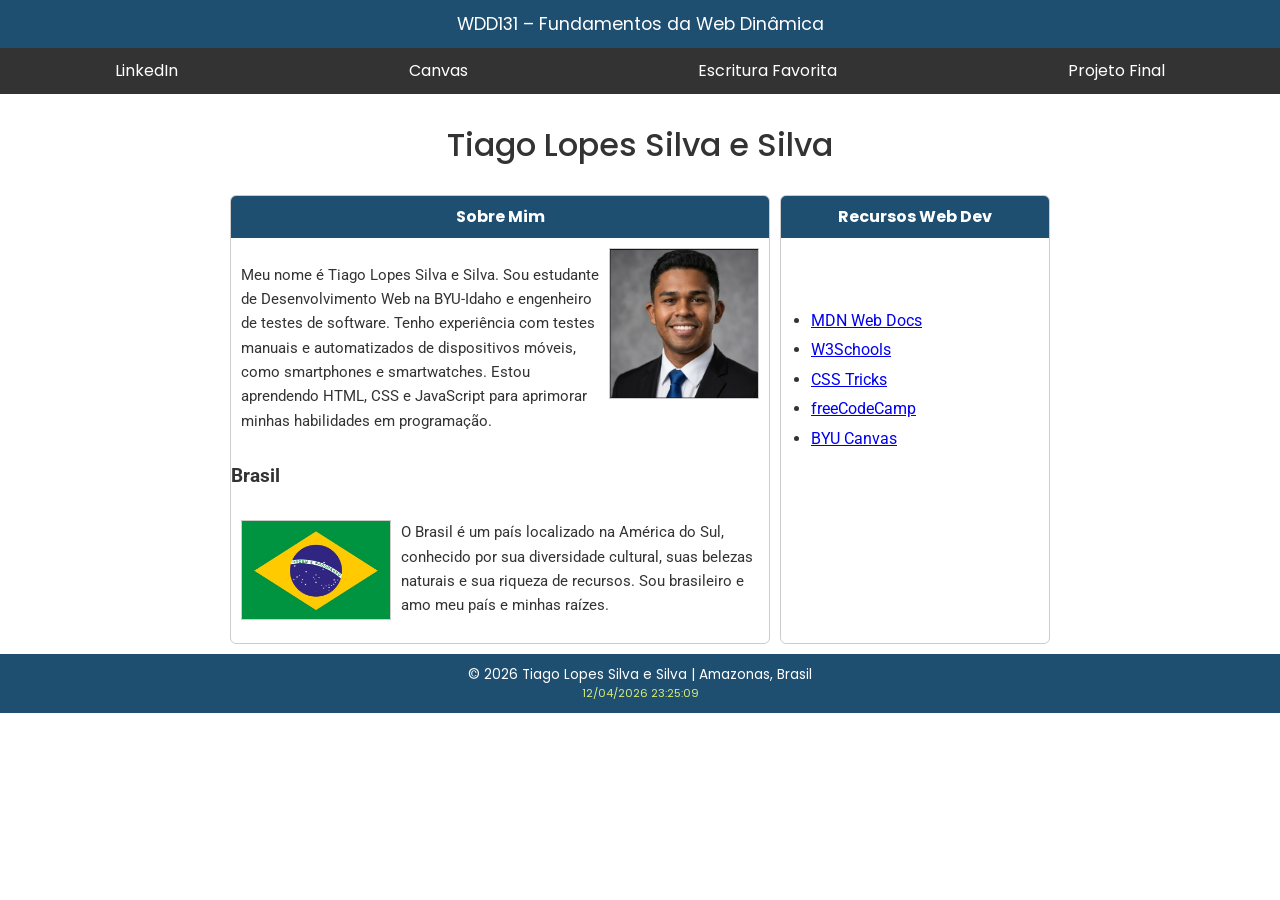
<file: index.html>
<!DOCTYPE html>
<html lang="pt">
<head>
    <meta charset="UTF-8">
    <meta name="viewport" content="width=device-width, initial-scale=1.0">
    <title>WDD 131 – Fundamentos da Web Dinâmica - Tiago Silva</title>
    <meta name="description" content="Página inicial de Tiago Lopes Silva e Silva desenvolvida para registrar o progresso e projetos no curso WDD 131 – Fundamentos da Web Dinâmica da BYU-Idaho">
    <meta name="author" content="Tiago Lopes Silva e Silva">
    <link rel="stylesheet" href="estilos/base.css">
    <script src="scripts/obterdatas.js" defer></script>
    <link href="https://fonts.googleapis.com/css2?family=Poppins:wght@400;500;600;700&family=Roboto:wght@400;500;700&display=swap" rel="stylesheet">   
    <link rel="preconnect" href="https://fonts.googleapis.com">
    <link rel="preconnect" href="https://fonts.gstatic.com" crossorigin>
    
</head>
<body>
    <header>
        <span id="titulo-curso">WDD131 – Fundamentos da Web Dinâmica</span>

        <nav>
            <a href="https://www.linkedin.com/">LinkedIn</a>
            <a href="https://byupw.instructure.com/">Canvas</a>
            <a href="https://www.churchofjesuschrist.org/study/scriptures/dc-testament/dc/123?lang=por&id=p17#p17">
                Escritura Favorita
            </a>
            <a href="#">Projeto Final</a>
        </nav>
    </header>

    <main>
     <h1>Tiago Lopes Silva e Silva</h1>

    <section class="card">
        <h2>Sobre Mim</h2>

        <img src="imagens/tiago.jpg" alt="Foto de Tiago Lopes Silva e Silva" width="200">

        <p>
            Meu nome é Tiago Lopes Silva e Silva. Sou estudante de
            Desenvolvimento Web na BYU-Idaho e engenheiro de testes
            de software. Tenho experiência com testes manuais e
            automatizados de dispositivos móveis, como smartphones
            e smartwatches. Estou aprendendo HTML, CSS e JavaScript
            para aprimorar minhas habilidades em programação.
        </p>

        <h3>Brasil</h3>

        <img src="imagens/bandeiradobrasil.jpg" alt="Bandeira do Brasil" width="200">

        <p>
            O Brasil é um país localizado na América do Sul,
            conhecido por sua diversidade cultural, suas belezas
            naturais e sua riqueza de recursos. Sou brasileiro
            e amo meu país e minhas raízes.
        </p>
    </section>

    <section class="card">
        <h2>Recursos Web Dev</h2>

        <ul>
            <li>
                <a href="https://developer.mozilla.org/pt-BR/">
                    MDN Web Docs
                </a>
            </li>

            <li>
                <a href="https://www.w3schools.com/">
                    W3Schools
                </a>
            </li>

            <li>
                <a href="https://css-tricks.com/">
                    CSS Tricks
                </a>
            </li>

            <li>
                <a href="https://www.freecodecamp.org/">
                    freeCodeCamp
                </a>
            </li>

            <li>
                <a href="https://byupw.instructure.com/">
                    BYU Canvas
                </a>
            </li>
        </ul>
    </section>
    </main>
    <footer>
        <p>
            &copy; <span id="anoatual"></span> 
            Tiago Lopes Silva e Silva | Amazonas, Brasil
        </p>

        <p id="ultimaModificacao"></p>
    </footer>
</body>
</html>
</file>
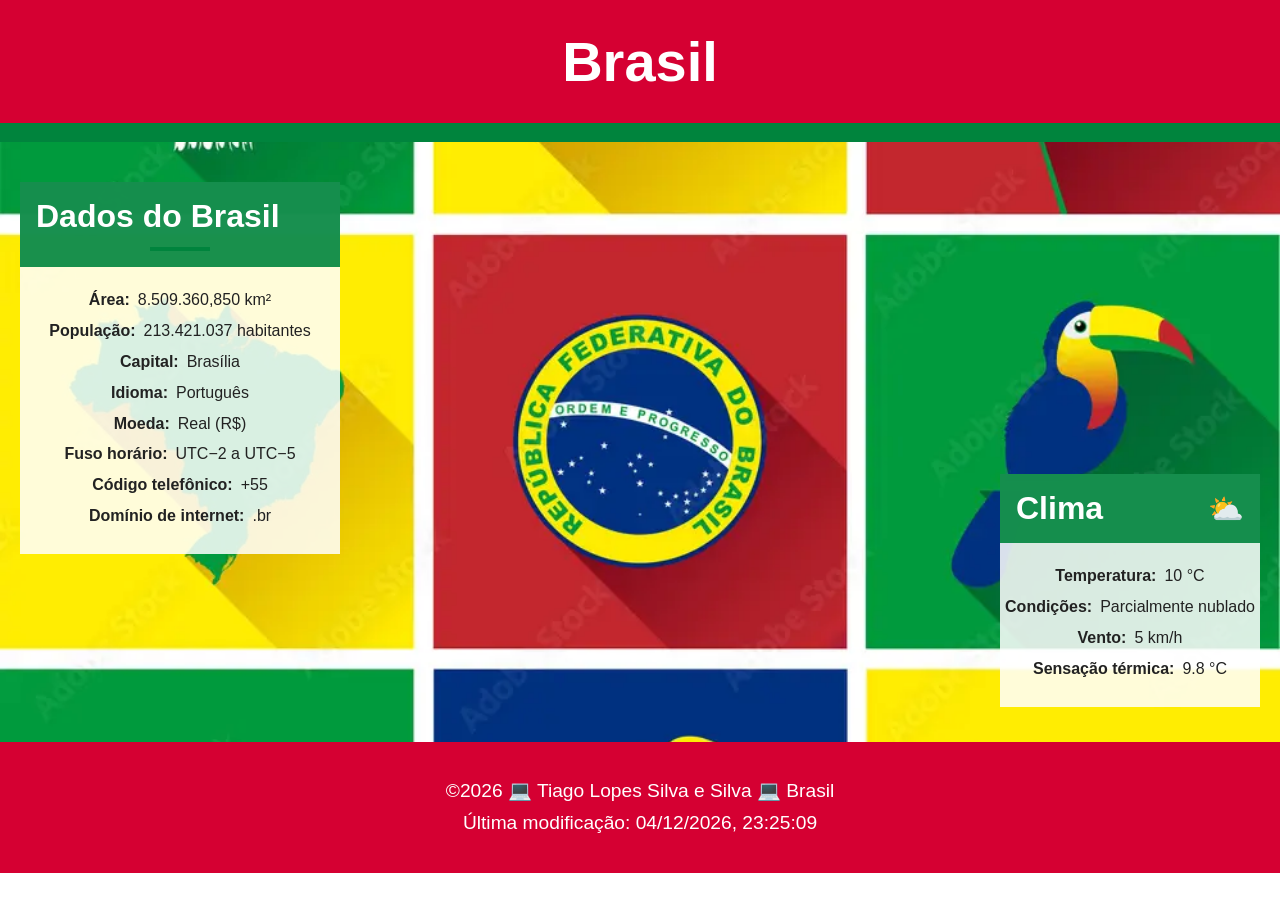
<file: local.html>
<!DOCTYPE html>
<html lang="pt-BR">

<head>
    <meta charset="UTF-8">
    <meta name="viewport" content="width=device-width, initial-scale=1.0">

    <meta name="description" content="Descobrindo o Brasil, cultura, idioma, clima entre outras características.">
    <meta name="author" content="Tiago Lopes Silva e Silva">

    <title>Brazil | Place</title>

    <link rel="stylesheet" href="estilos/local.css">
    <link rel="stylesheet" href="estilos/local-grande.css" media="(min-width: 1000px)">

    <script src="scripts/local.js" defer></script>
</head>

<body>

    <header>
        <h1>Brasil</h1>
    </header>

    <main>

        <div class="hero">
            <picture>
                <source
                    media="(min-width: 1000px)"
                    srcset="imagens/brazil-grande.webp">

                <source
                    media="(min-width: 550px)"
                    srcset="imagens/brasil.webp">

                <img
                    src="imagens/brasil-pequeno.webp"
                    alt="Street art in Rio de Janeiro, Brazil"
                    class="hero-image"
                    fetchpriority="high">
            </picture>
        </div>

        <section class="data">
            <h2>Dados do Brasil</h2>

            <div class="data-content">
                <p><strong>Área:</strong> <span>8.509.360,850 km²</span></p>
                <p><strong>População:</strong> <span>213.421.037 habitantes</span></p>
                <p><strong>Capital:</strong> <span>Brasília</span></p>
                <p><strong>Idioma:</strong> <span>Português</span></p>
                <p><strong>Moeda:</strong> <span>Real (R$)</span></p>
                <p><strong>Fuso horário:</strong> <span>UTC−2 a UTC−5</span></p>
                <p><strong>Código telefônico:</strong> <span>+55</span></p>
                <p><strong>Domínio de internet:</strong> <span>.br</span></p>
            </div>
        </section>

        <section class="weather">

            <h2>
                Clima
                <span class="weather-emoji" aria-hidden="true">⛅</span>

                <img
                    src="imagens/nublado.svg"
                    alt="Partly cloudy"
                    class="weather-icon"
                    width="100"
                    height="100">
            </h2>

            <div class="weather-content">
                <p><strong>Temperatura:</strong> <span>10 °C</span></p>
                <p><strong>Condições:</strong> <span>Parcialmente nublado</span></p>
                <p><strong>Vento:</strong> <span>5 km/h</span></p>

                <p>
                    <strong>Sensação térmica:</strong>
                    <span id="sensacao-termica">--</span>
                </p>
            </div>

        </section>

    </main>

    <footer>
        <p>
            &copy;<span id="current-year"></span>
            💻 Tiago Lopes Silva e Silva 💻 Brasil
        </p>

        <p>
            Última modificação:
            <span id="last-modified"></span>
        </p>
    </footer>

</body>
</html>
</file>
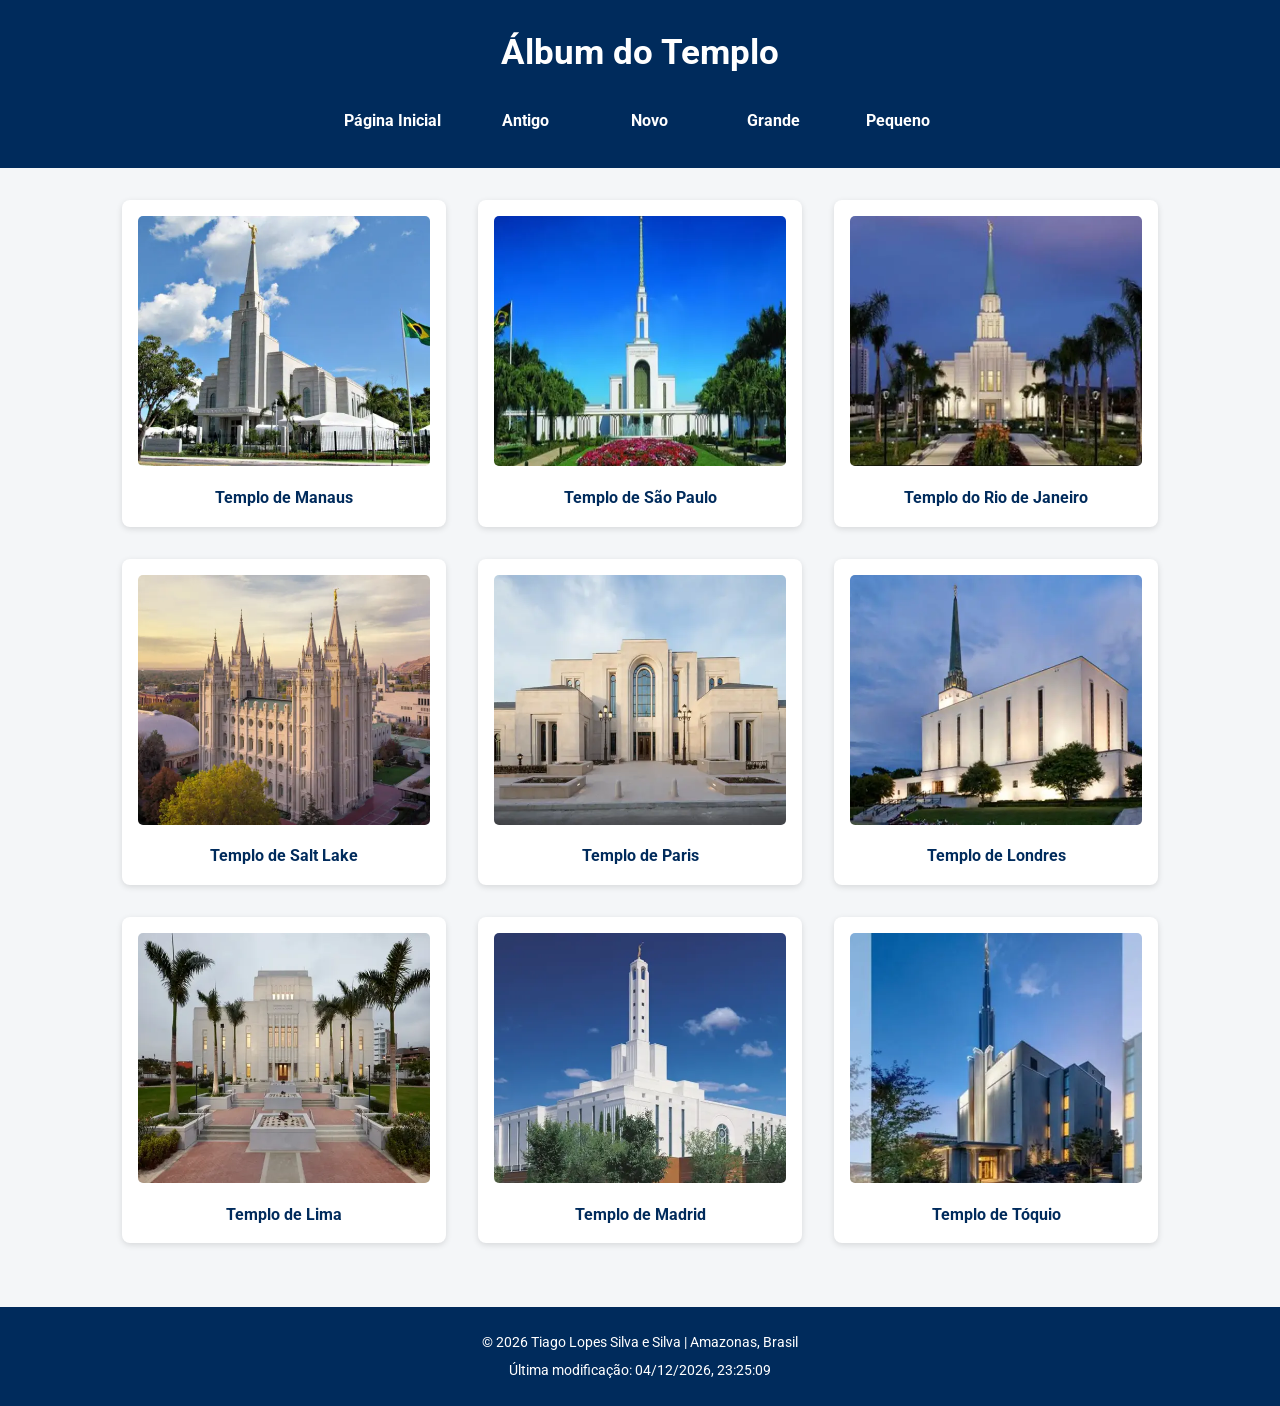
<file: templos.html>
<!DOCTYPE html>
<html lang="pt">
<head>
    <meta charset="UTF-8">
    <meta name="viewport" content="width=device-width, initial-scale=1.0">
    <title>Album de Templos</title>
    <meta name="description" content="Album de Templos de A Igreja de Jesus Cristo Dos Santos dos Últimos Dias. Projeto do curso WDD 131 – Fundamentos da Web Dinâmica da BYU-Idaho.">
    <meta name="author" content="Tiago Lopes Silva e Silva">
    <link rel="stylesheet" href="estilos/templos.css">
    <link rel="stylesheet" href="estilos/templos-grandes.css">
    <script src="scripts/templos.js" defer></script>
   <link rel="preconnect" href="https://fonts.googleapis.com">
    <link rel="preconnect" href="https://fonts.gstatic.com" crossorigin>
    <link href="https://fonts.googleapis.com/css2?family=Roboto&display=swap" rel="stylesheet">
</head>
<body>
    <header>
    <h1>Álbum do Templo</h1>

    <button class="menu-toggle" id="menu-toggle"
        aria-label="Abrir menu de navegação"
        aria-expanded="false">
        ☰
    </button>

    <nav id="nav-menu">
        <a href="index.html">Página Inicial</a>
        <a href="#">Antigo</a>
        <a href="#">Novo</a>
        <a href="#">Grande</a>
        <a href="#">Pequeno</a>
    </nav>
</header>
    <main>
    <figure>
        <img src="imagens/templo-manaus.webp" alt="Templo de Manaus">
        <figcaption>Templo de Manaus</figcaption>
    </figure>

    <figure>
        <img src="imagens/templo-sao-paulo.webp" alt="Templo de São Paulo">
        <figcaption>Templo de São Paulo</figcaption>
    </figure>

    <figure>
        <img src="imagens/templo-rio.webp" alt="Templo do Rio de Janeiro">
        <figcaption>Templo do Rio de Janeiro</figcaption>
    </figure>

    <figure>
        <img src="imagens/templo-salt-lake.webp" alt="Templo de Salt Lake">
        <figcaption>Templo de Salt Lake</figcaption>
    </figure>

    <figure>
        <img src="imagens/templo-paris.webp" alt="Templo de Paris">
        <figcaption>Templo de Paris</figcaption>
    </figure>

    <figure>
        <img src="imagens/templo-londres.webp" alt="Templo de Londres">
        <figcaption>Templo de Londres</figcaption>
    </figure>

    <figure>
        <img src="imagens/templo-lima.webp" alt="Templo de Lima">
        <figcaption>Templo de Lima</figcaption>
    </figure>

    <figure>
        <img src="imagens/templo-madrid.webp" alt="Templo de Madrid">
        <figcaption>Templo de Madrid</figcaption>
    </figure>

    <figure>
        <img src="imagens/templo-toquio.webp" alt="Templo de Tóquio">
        <figcaption>Templo de Tóquio</figcaption>
    </figure>
    </main>
    <footer>
         <p>
            &copy; <span id="anoatual"></span>
            Tiago Lopes Silva e Silva | Amazonas, Brasil
        </p>

        <p id="ultimaModificacao"></p>
    </footer>
</body>
</html>
</file>
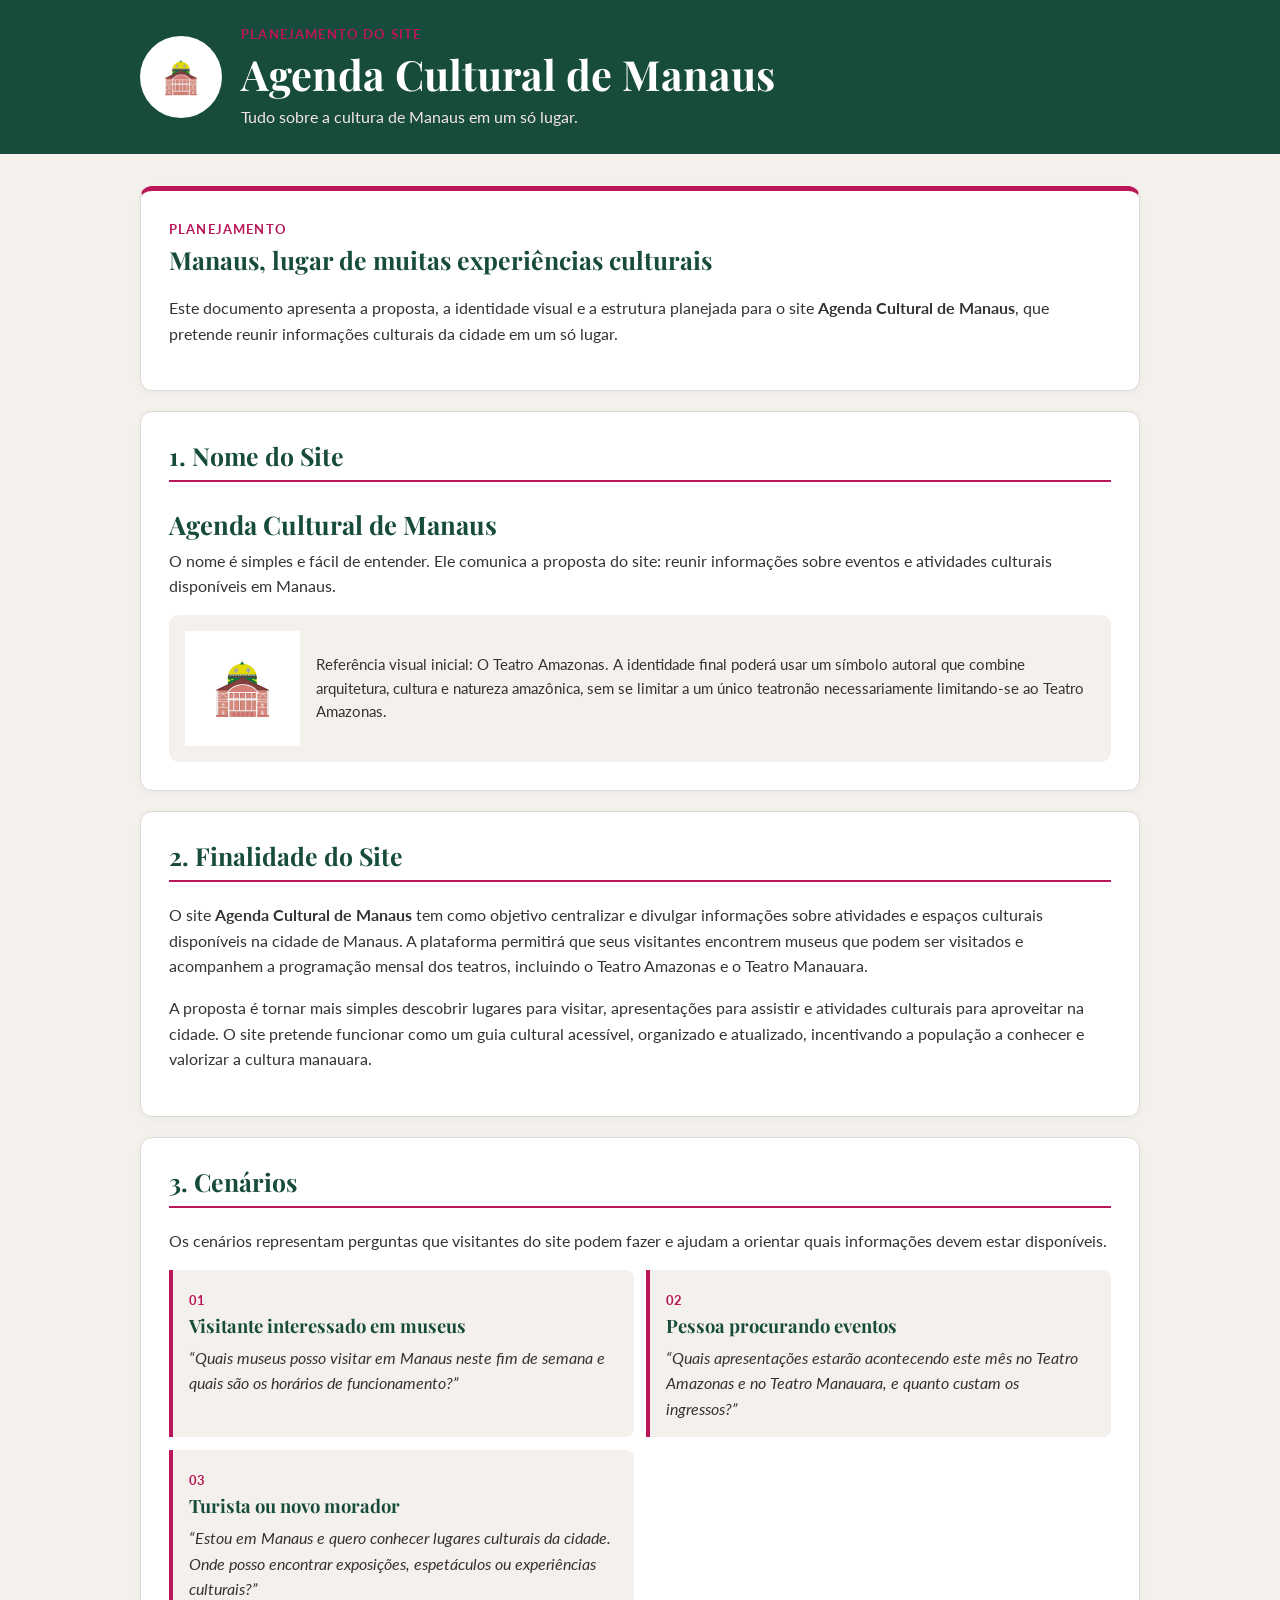
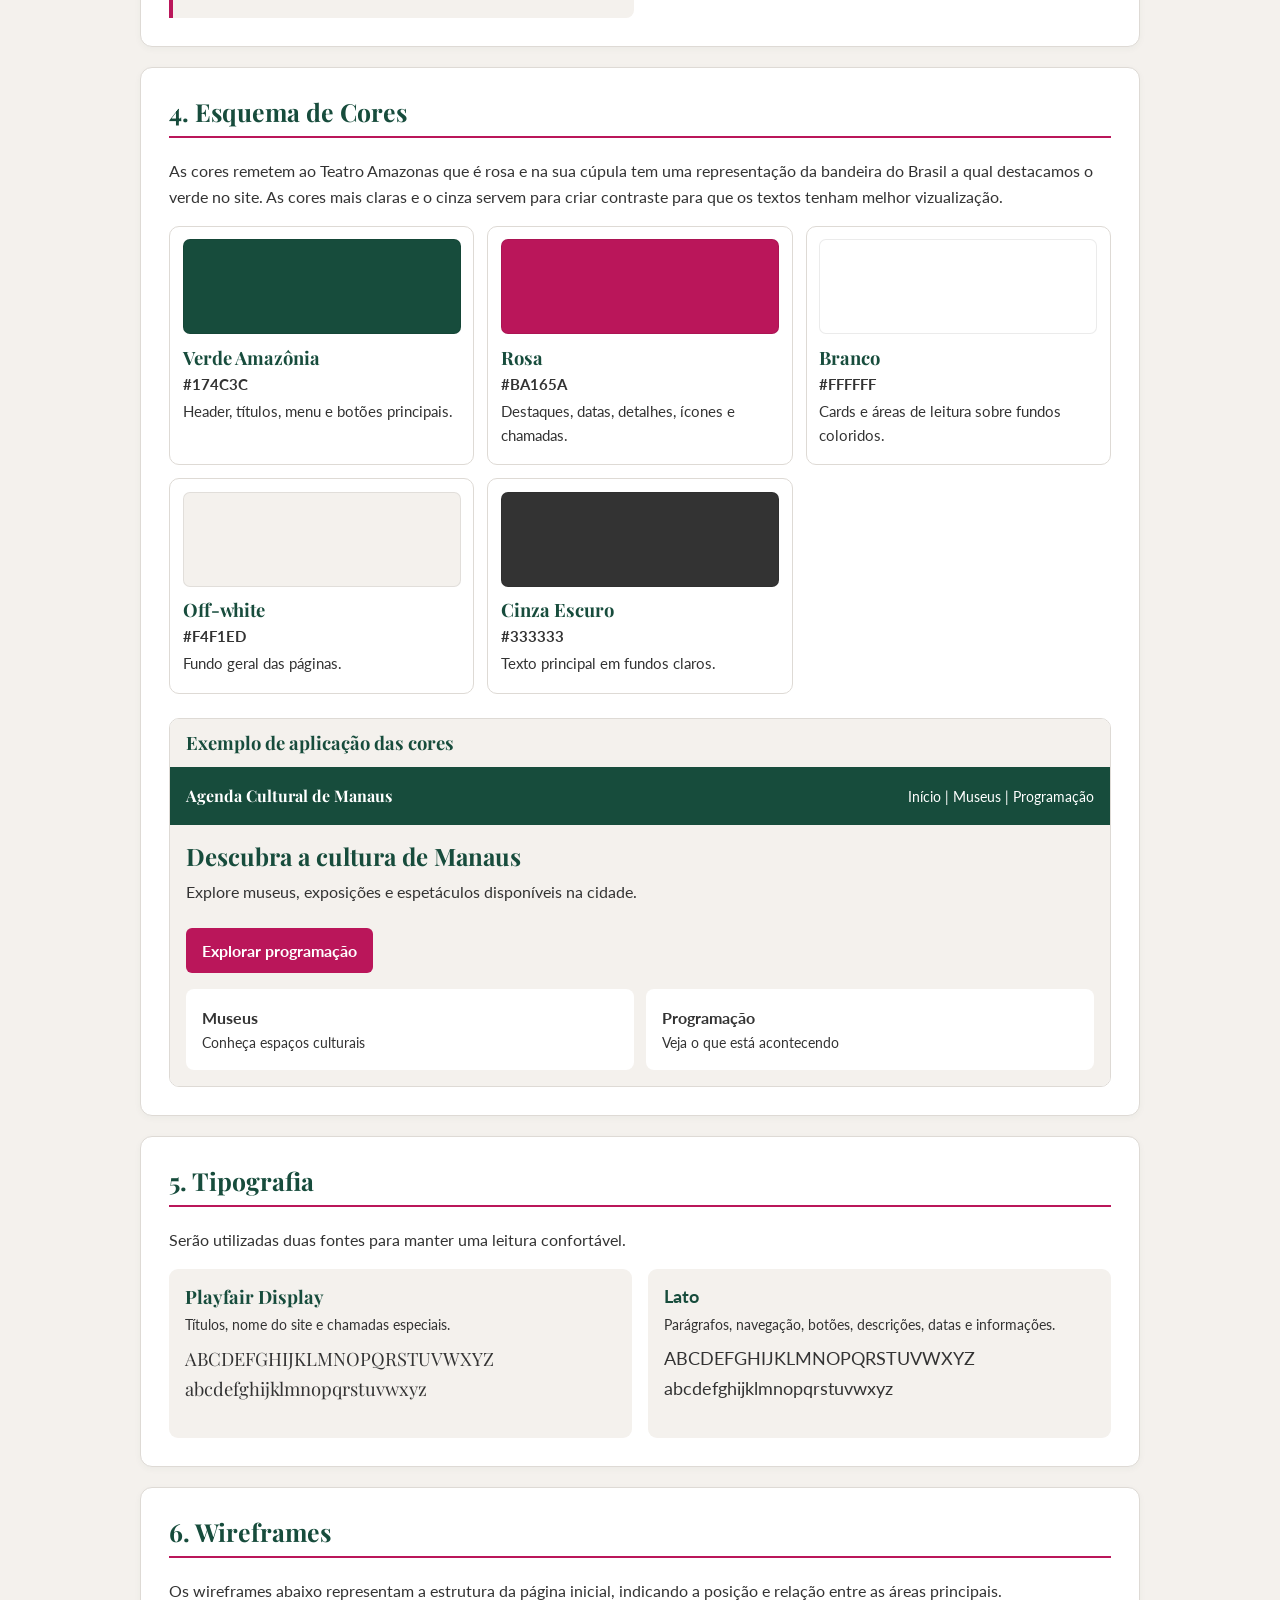
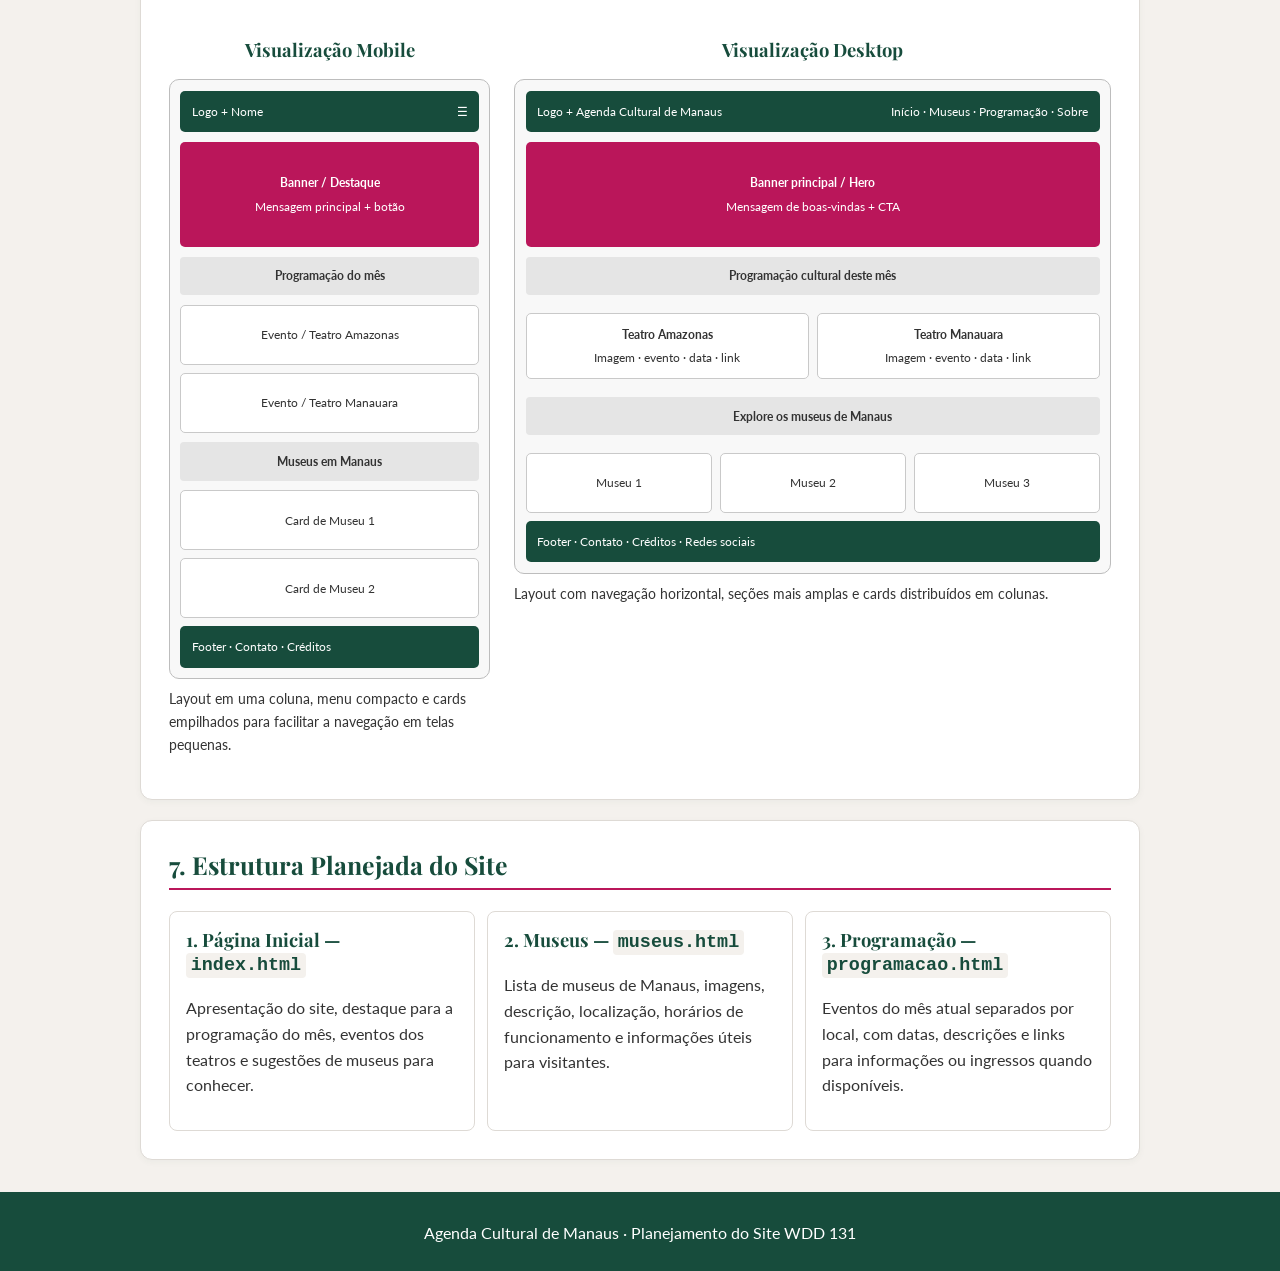
<file: projeto/planejamentodosite.html>
<!DOCTYPE html>
<html lang="pt-br">
<head>
    <meta charset="UTF-8">
    <meta name="viewport" content="width=device-width, initial-scale=1.0">
    <meta name="description" content="Documento de planejamento do site Agenda Cultural de Manaus, projeto desenvolvido para o WDD 131.">
    <meta name="author" content="Tiago Lopes Silva e Silva">
    <title>Planejamento do Site | Agenda Cultural de Manaus</title>
    <link rel="preconnect" href="https://fonts.googleapis.com">
<link rel="preconnect" href="https://fonts.gstatic.com" crossorigin>
<link rel="stylesheet" href="estilos/planejamento.css">
<link href="https://fonts.googleapis.com/css2?family=Lato:wght@400;700&family=Playfair+Display:wght@500;600;700&display=swap" rel="stylesheet">
</head>
<body>
    <header class="site-header">
        <div class="header-content">
            <img src="imagens/teatro_amazonas.png" alt="Ilustração simplificada do Teatro Amazonas, referência para a identidade visual" class="logo-reference">
            <div>
                <p class="eyebrow">Planejamento do Site</p>
                <h1>Agenda Cultural de Manaus</h1>
                <p class="tagline">Tudo sobre a cultura de Manaus em um só lugar.</p>
            </div>
        </div>
    </header>


    <main>
        <section class="intro section-card" aria-labelledby="intro-title">
            <p class="eyebrow">Planejamento</p>
            <h2 id="intro-title">Manaus, lugar de muitas experiências culturais</h2>
            <p>Este documento apresenta a proposta, a identidade visual e a estrutura planejada para o site <strong>Agenda Cultural de Manaus</strong>, que pretende reunir informações culturais da cidade em um só lugar.</p>
        </section>

        <section class="section-card" id="nome-site">
            <h2>1. Nome do Site</h2>
            <h3 class="site-name">Agenda Cultural de Manaus</h3>
            <p>O nome é simples e fácil de entender. Ele comunica a proposta do site: reunir informações sobre eventos e atividades culturais disponíveis em Manaus. </p>
            <figure class="logo-idea">
                <img src="imagens/teatro_amazonas.png" alt="Ilustração do Teatro Amazonas utilizada como inspiração">
                <figcaption>Referência visual inicial: O Teatro Amazonas. A identidade final poderá usar um símbolo autoral que combine arquitetura, cultura e natureza amazônica, sem se limitar a um único teatronão necessariamente limitando-se ao Teatro Amazonas.</figcaption>
            </figure>
        </section>


        <section class="section-card" id="finalidade">
            <h2>2. Finalidade do Site</h2>
            <p>O site <strong>Agenda Cultural de Manaus</strong> tem como objetivo centralizar e divulgar informações sobre atividades e espaços culturais disponíveis na cidade de Manaus. A plataforma permitirá que seus visitantes encontrem museus que podem ser visitados e acompanhem a programação mensal dos teatros, incluindo o Teatro Amazonas e o Teatro Manauara.</p>
            <p>A proposta é tornar mais simples descobrir lugares para visitar, apresentações para assistir e atividades culturais para aproveitar na cidade. O site pretende funcionar como um guia cultural acessível, organizado e atualizado, incentivando a população a conhecer e valorizar a cultura manauara.</p>
        </section>

        <section class="section-card" id="cenarios">
            <h2>3. Cenários</h2>
            <p>Os cenários representam perguntas que visitantes do site podem fazer e ajudam a orientar quais informações devem estar disponíveis.</p>
            <div class="scenario-list">
                <article class="scenario">
                    <span class="scenario-number">01</span>
                    <h3>Visitante interessado em museus</h3>
                    <blockquote>“Quais museus posso visitar em Manaus neste fim de semana e quais são os horários de funcionamento?”</blockquote>
                </article>
                <article class="scenario">
                    <span class="scenario-number">02</span>
                    <h3>Pessoa procurando eventos</h3>
                    <blockquote>“Quais apresentações estarão acontecendo este mês no Teatro Amazonas e no Teatro Manauara, e quanto custam os ingressos?”</blockquote>
                </article>
                <article class="scenario">
                    <span class="scenario-number">03</span>
                    <h3>Turista ou novo morador</h3>
                    <blockquote>“Estou em Manaus e quero conhecer lugares culturais da cidade. Onde posso encontrar exposições, espetáculos ou experiências culturais?”</blockquote>
                </article>
                </div>
        </section>


        <section class="section-card" id="cores">
            <h2>4. Esquema de Cores</h2>
            <p>As cores remetem ao Teatro Amazonas que é rosa e na sua cúpula tem uma representação da bandeira do Brasil a qual destacamos o verde no site. As cores mais claras e o cinza servem para criar contraste para que os textos tenham melhor vizualização.</p>
            <div class="palette">
                <article class="color-swatch">
                    <div class="swatch green"></div>
                    <h3>Verde Amazônia</h3>
                    <p class="hex">#174C3C</p>
                    <p>Header, títulos, menu e botões principais.</p>
                </article>
                <article class="color-swatch">
                    <div class="swatch pink"></div>
                    <h3>Rosa</h3>
                    <p class="hex">#BA165A</p>
                    <p>Destaques, datas, detalhes, ícones e chamadas.</p>
                </article>
                <article class="color-swatch">
                    <div class="swatch white"></div>
                    <h3>Branco</h3>
                    <p class="hex">#FFFFFF</p>
                    <p>Cards e áreas de leitura sobre fundos coloridos.</p>
                </article>
                <article class="color-swatch">
                    <div class="swatch offwhite"></div>
                    <h3>Off-white</h3>
                    <p class="hex">#F4F1ED</p>
                    <p>Fundo geral das páginas.</p>
                </article>
                <article class="color-swatch">
                    <div class="swatch charcoal"></div>
                    <h3>Cinza Escuro</h3>
                    <p class="hex">#333333</p>
                    <p>Texto principal em fundos claros.</p>
                </article>
            </div>
            <div class="color-usage">
                <h3>Exemplo de aplicação das cores</h3>
                <div class="sample-header">
                    <span class="sample-brand">Agenda Cultural de Manaus</span>
                    <span class="sample-nav">Início | Museus | Programação</span>
                </div>
                <div class="sample-content">
                    <h4>Descubra a cultura de Manaus</h4>
                    <p>Explore museus, exposições e espetáculos disponíveis na cidade.</p>
                    <span class="sample-button">Explorar programação</span>
                    <div class="sample-cards">
                        <div class="sample-card"><strong>Museus</strong><span>Conheça espaços culturais</span></div>
                        <div class="sample-card"><strong>Programação</strong><span>Veja o que está acontecendo</span></div>
                    </div>
                </div>
            </div>
        </section>


        <section class="section-card" id="tipografia">
            <h2>5. Tipografia</h2>
            <p>Serão utilizadas duas fontes para manter uma leitura confortável.</p>
            <div class="font-samples">
                <article class="font-sample">
                    <h3 class="playfair-sample">Playfair Display</h3>
                    <p class="font-role">Títulos, nome do site e chamadas especiais.</p>
                    <p class="alphabet playfair-sample">ABCDEFGHIJKLMNOPQRSTUVWXYZ<br>abcdefghijklmnopqrstuvwxyz</p>
                </article>
                <article class="font-sample">
                    <h3 class="lato-sample">Lato</h3>
                    <p class="font-role">Parágrafos, navegação, botões, descrições, datas e informações.</p>
                    <p class="alphabet lato-sample">ABCDEFGHIJKLMNOPQRSTUVWXYZ<br>abcdefghijklmnopqrstuvwxyz</p>
                </article>
            </div>
        </section>


        <section class="section-card" id="wireframes">
            <h2>6. Wireframes</h2>
            <p>Os wireframes abaixo representam a estrutura da página inicial, indicando a posição e relação entre as áreas principais.</p>
            <div class="wireframe-layout">
                <article class="wireframe-panel mobile-panel">
                    <h3>Visualização Mobile</h3>
                    <div class="wireframe mobile-wireframe"  role="img" aria-label="Wireframe mobile da página inicial">
                        <div class="wf-header"><span>Logo + Nome</span><span class="wf-menu">☰</span></div>
                        <div class="wf-hero"><strong>Banner / Destaque</strong><span>Mensagem principal + botão</span></div>
                        <div class="wf-section-title">Programação do mês</div>
                        <div class="wf-event">Evento / Teatro Amazonas</div>
                        <div class="wf-event">Evento / Teatro Manauara</div>
                        <div class="wf-section-title">Museus em Manaus</div>
                        <div class="wf-museum">Card de Museu 1</div>
                        <div class="wf-museum">Card de Museu 2</div>
                        <div class="wf-footer">Footer · Contato · Créditos</div>
                    </div>
                    <p class="wireframe-caption">Layout em uma coluna, menu compacto e cards empilhados para facilitar a navegação em telas pequenas.</p>
                </article>
                <article class="wireframe-panel desktop-panel">
                    <h3>Visualização Desktop</h3>
                    <div class="wireframe desktop-wireframe" role="img" aria-label="Wireframe desktop da página inicial">
                        <div class="wf-header"><span>Logo + Agenda Cultural de Manaus</span><span class="wf-menu">Início · Museus · Programação · Sobre</span></div>
                        <div class="wf-hero"><strong>Banner principal / Hero</strong><span>Mensagem de boas-vindas + CTA</span></div>
                        <div class="wf-section-title">Programação cultural deste mês</div>
                        <div class="wf-two-columns">
                            <div class="wf-event"><strong>Teatro Amazonas</strong><span>Imagem · evento · data · link</span></div>
                            <div class="wf-event"><strong>Teatro Manauara</strong><span>Imagem · evento · data · link</span></div>
                        </div>
                        <div class="wf-section-title">Explore os museus de Manaus</div>
                        <div class="wf-three-columns">
                            <div class="wf-museum">Museu 1</div>
                            <div class="wf-museum">Museu 2</div>
                            <div class="wf-museum">Museu 3</div>
                        </div>
                        <div class="wf-footer">Footer · Contato · Créditos · Redes sociais</div>
                    </div>
                    <p class="wireframe-caption">Layout com navegação horizontal, seções mais amplas e cards distribuídos em colunas.</p>
                </article>
            </div>
        </section>


        <section class="section-card" id="estrutura">
            <h2>7. Estrutura Planejada do Site</h2>
            <div class="page-plan">
                <article>
                    <h3>1. Página Inicial — <code>index.html</code></h3>
                    <p>Apresentação do site, destaque para a programação do mês, eventos dos teatros e sugestões de museus para conhecer.</p>
                </article>
                <article>
                    <h3>2. Museus — <code>museus.html</code></h3>
                    <p>Lista de museus de Manaus, imagens, descrição, localização, horários de funcionamento e informações úteis para visitantes.</p>
                </article>
                <article>
                    <h3>3. Programação — <code>programacao.html</code></h3>
                    <p>Eventos do mês atual separados por local, com datas, descrições e links para informações ou ingressos quando disponíveis.</p>
                </article>
            </div>
            
        </section>
    </main>


    <footer class="site-footer">
        <p>Agenda Cultural de Manaus · Planejamento do Site WDD 131</p>
    </footer>
</body>
</html>
</file>
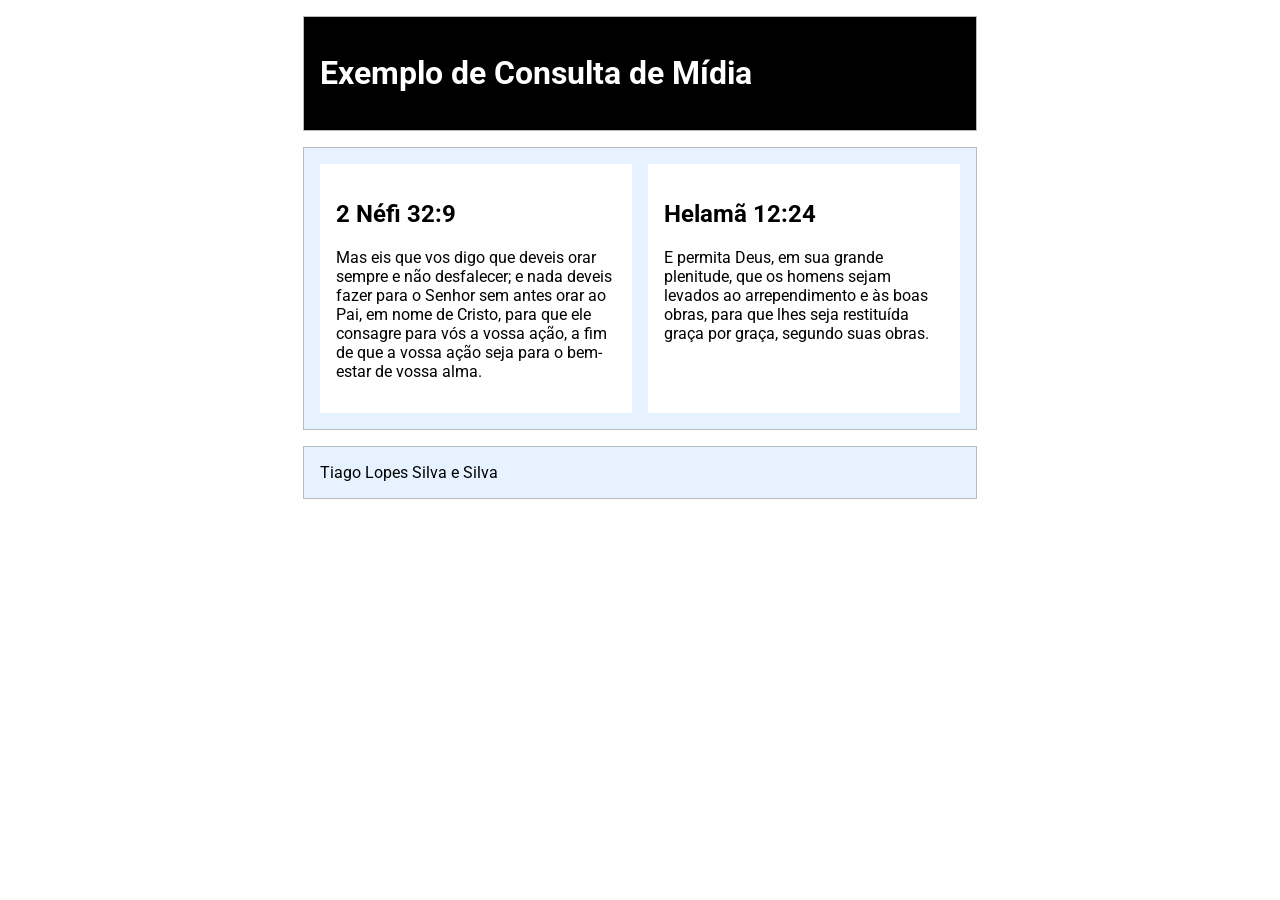
<file: semana02/consulta-de-midia.html>
<!DOCTYPE html>
<html lang="pt">
<head>
    <meta charset="UTF-8">
    <meta name="viewport" content="width=device-width, initial-scale=1.0">
    <title>Document</title>
    <meta name="description" content="Página inicial de Tiago Lopes Silva e Silva desenvolvida para registrar o progresso e projetos no curso WDD 131 – Fundamentos da Web Dinâmica da BYU-Idaho">
    <meta name="author" content="Tiago Lopes Silva e Silva">
    <link rel="stylesheet" href="estilos/consulta-de-midia.css">
    <link rel="stylesheet" href="estilos/consulta-de-midia-grande.css">
    <link href="https://fonts.googleapis.com/css2?family=Roboto&display=swap" rel="stylesheet">
    <link rel="preconnect" href="https://fonts.googleapis.com">
    <link rel="preconnect" href="https://fonts.gstatic.com" crossorigin>
</head>
<body>
    <header>
    <h1>Exemplo de Consulta de Mídia</h1>
    </header>
    <main>
    <section>
        <h2>2 Néfi 32:9</h2>
        <p>Mas eis que vos digo que deveis orar sempre e não desfalecer; e nada deveis fazer para o Senhor sem antes orar ao Pai, em nome de Cristo, para que ele consagre para vós a vossa ação, a fim de que a vossa ação seja para o bem-estar de vossa alma.</p>
    </section>
    <section>
        <h2>Helamã 12:24</h2>
        <p>E permita Deus, em sua grande plenitude, que os homens sejam levados ao arrependimento e às boas obras, para que lhes seja restituída graça por graça, segundo suas obras.</p>
    </section>
    </main>
    <footer>
        Tiago Lopes Silva e Silva
    </footer>
</body>
</html>
</file>
<file: estilos/base.css>
/* Variáveis CSS  */

:root {
    --primary-color: #1E4E70;
    --secondary-color: #D7ED79;
    --dark-color: #333333;
    --light-color: #FFFFFF;
    --border-color: #CCCCCC;

    --heading-font: 'Poppins', sans-serif;
    --paragraph-font: 'Roboto', sans-serif;
}


* {
    box-sizing: border-box;
}

body {
    margin: 0;
    font-family: var(--paragraph-font);
    color: var(--dark-color);
    background-color: var(--light-color);
    line-height: 1.6;
}

/* Header */
header {
    background-color: var(--primary-color);
    color: var(--light-color);
    text-align: center;
}

header span {
    display: block;
    padding: 10px;
    font-family: var(--heading-font);
    font-size: 1.1rem;
}

/* Navigation */
nav {
    display: flex;
    justify-content: space-around;
    background-color: var(--dark-color);
}

nav a {
    display: block;
    color: var(--light-color);
    text-decoration: none;
    font-family: var(--heading-font);
    padding: 10px 20px;
    }

nav a:hover {
    background-color: var(--secondary-color);
    color: var(--dark-color);
}


/* Main */
main {
    display: grid;
    grid-template-columns: 2fr 1fr;
    gap: 10px;

    max-width: 840px;
    margin: 0 auto;
    padding: 10px;
}

main h1 {
    grid-column: 1 / -1;

    text-align: center;
    font-family: var(--heading-font);
    font-size: 2rem;
    font-weight: 500;
    margin: 15px 0;
}

.card {
    border: 1px solid var(--border-color);
    border-radius: 6px;
    overflow: hidden;
    background-color: var(--light-color);
}

.card h2 {
    margin: 0;
    padding: 8px;
    background-color: var(--primary-color);
    color: var(--light-color);
    text-align: center;
    font-family: var(--heading-font);
    font-size: 1rem;
}

.card p {
    padding: 10px;
    font-size: 0.95rem;
}

.card img {
    max-width: 100%;
    height: auto;
    border: 1px solid var(--border-color);
    margin: 10px;
}

.card:first-of-type img:first-of-type {
    float: right;
    width: 150px;
}

.card:first-of-type img:nth-of-type(2) {
    float: left;
    width: 150px;
}

.card ul {
    margin-top: 70px;
    padding-left: 30px;
}

.card li {
    margin-bottom: 4px;
}

.card a {
    color: #0000EE;
}

.card a:hover {
    color: var(--primary-color);
}

/* Footer */
footer {
    background-color: var(--primary-color);
    color: var(--light-color);
    text-align: center;
    padding: 10px;
    font-family: var(--heading-font);
}

footer p {
    margin: 0;
    font-size: 0.85rem;
}

footer p:last-child {
    color: var(--secondary-color);
    font-size: 0.7rem;
}

@media screen and (max-width: 600px) {
    nav {
        flex-direction: column;
    }

    nav a {
        width: 100%;
        text-align: center;
    }

    main {
        grid-template-columns: 1fr;
    }

    main h1 {
        font-size: 1.5rem;
    }

    .card:first-of-type img:first-of-type {
        width: 120px;
    }

    .card:first-of-type img:nth-of-type(2) {
        width: 120px;
    }
}
</file>
<file: estilos/local.css>
/* GENERAL SETTINGS */
/* ROOT VARIABLES */

:root {
    --cor-vermelha: #d50032;
    --cor-verde: #00843d;
    --cor-texto: #222;
    --cor-fundo: #fff;
}

* {
    margin: 0;
    padding: 0;
    box-sizing: border-box;
}

body {
    font-family: Arial, sans-serif;
    color: var(--cor-texto);
    background-color: var(--cor-fundo);
}

/* HEADER */

header {
    background-color: var(--cor-vermelha);
    color: #fff;
    text-align: center;
    padding: 1.5rem 1rem;
    border-bottom: 1rem solid var(--cor-verde);
}

header h1 {
    font-size: 2rem;
}

/* MAIN IMAGE */

.hero {
    width: 100%;
}

.hero picture {
    display: block;
}

.hero-image {
    display: block;
    width: 100%;
    height: auto;
}

/* DATA SECTION */

.data {
    padding: 1.5rem 1rem;
    text-align: center;
    border-bottom: 1px solid #eee;
}

.data h2,
.weather h2 {
    font-size: 2rem;
    margin-bottom: 2rem;
}

.data-content p,
.weather-content p {
    display: flex;
    justify-content: center;
    gap: 0.5rem;
    margin-bottom: 0.8rem;
    font-size: 1.1rem;
}

.data-content strong,
.weather-content strong {
    text-align: right;
}

.data-content span,
.weather-content span {
    text-align: left;
}

/* WEATHER SECTION */

.weather {
    padding: 1.5rem 1rem;
    text-align: center;
}

.weather h2 {
    margin-bottom: 1.5rem;
}

.weather-icon {
    display: block;
    width: 100px;
    height: 100px;
    margin: 1rem auto 2rem;
}

.weather-emoji {
    display: none;
}

/* FOOTER */

footer {
    background-color: var(--cor-vermelha);
    color: #fff;
    text-align: center;
    padding: 1.5rem 1rem;
    font-size: 1rem;
    line-height: 1.5;
}

footer p {
    margin: 0.2rem 0;
}
/* PSEUDO-ELEMENT */

.data h2::after {
    content: "";
    display: block;
    width: 60px;
    height: 4px;
    background-color: var(--cor-verde);
    margin: 0.8rem auto 0;
}
</file>
<file: estilos/local-grande.css>
/* LARGE SCREEN SETTINGS */

@media screen and (min-width: 1000px) {

    /* HEADER */

    header {
        padding: 1.8rem;
        border-bottom: 1.2rem solid #00843d;
    }

    header h1 {
        font-size: 3.5rem;
    }

    /* MAIN */

    main {
        position: relative;
        min-height: 600px;
    }

    /* MAIN IMAGE */

    .hero {
        position: absolute;
        inset: 0;
        width: 100%;
        height: 100%;
    }

    .hero picture {
        display: block;
        width: 100%;
        height: 100%;
    }

    .hero-image {
        width: 100%;
        height: 100%;
        object-fit: cover;
    }

    /* DATA */

    .data {
        position: absolute;
        top: 40px;
        left: 20px;
        width: 320px;
        padding: 0 0 1rem;
        background-color: rgba(255, 255, 255, 0.85);
        text-align: center;
        border: none;
    }

    .data h2,
    .weather h2 {
        background-color: rgba(0, 132, 61, 0.9);
        color: #fff;
        text-align: left;
        padding: 1rem;
        margin: 0 0 1.5rem;
        font-size: 2rem;
    }

    .data-content p,
    .weather-content p {
        font-size: 1rem;
        margin-bottom: 0.8rem;
    }

    /* WEATHER */

    .weather {
        position: absolute;
        right: 20px;
        bottom: 35px;
        width: 260px;
        padding: 0 0 1rem;
        background-color: rgba(255, 255, 255, 0.85);
        text-align: center;
    }

    .weather h2 {
        display: flex;
        align-items: center;
        justify-content: space-between;
    }

    .weather-icon {
        display: none;
    }

    .weather-emoji {
        display: inline;
        font-size: 1.8rem;
    }

    /* FOOTER */

    footer {
        padding: 2rem 1rem;
        font-size: 1.2rem;
    }
}
</file>
<file: estilos/templos.css>
* {
    margin: 0;
    padding: 0;
    box-sizing: border-box;
}

body {
    font-family: "Roboto", sans-serif;
    background-color: #f4f6f8;
    color: #222;
    line-height: 1.6;
}

header {
    background-color: #002b5c;
    color: #ffffff;
    text-align: center;
    padding: 1.5rem 1rem;
}

header h1 {
    font-size: 1.8rem;
    margin-bottom: 1rem;
}

.menu-toggle {
    display: block;
    margin: 0 auto 1rem;
    padding: 0.4rem 1rem;

    background-color: transparent;
    color: #ffffff;

    border: 2px solid #ffffff;
    border-radius: 5px;

    font-size: 1.8rem;
    cursor: pointer;
}

/* -----------------------------------
   MENU DE NAVEGAÇÃO MOBILE
----------------------------------- */

nav {
    display: none;
    flex-direction: column;
    align-items: center;
    gap: 0.5rem;
}

/* Exibir menu quando o botão for clicado */

nav.show {
    display: flex;
}

nav a {
    display: block;
    width: 100%;
    max-width: 250px;
    padding: 0.7rem;
    color: #ffffff;
    text-decoration: none;
    font-weight: bold;
    border-radius: 5px;
    transition: background-color 0.3s ease;
}

nav a:hover {
    background-color: #ffffff;
    color: #002b5c;
}

main {
    max-width: 1100px;
    margin: 0 auto;
    padding: 1.5rem 1rem;

    display: grid;
    grid-template-columns: 1fr;
    gap: 1.5rem;
}

main h1 {
    grid-column: 1 / -1;
    text-align: center;
    color: #002b5c;
    font-size: 1.7rem;
    margin-bottom: 1.5rem;
}

figure {
    background-color: #ffffff;
    padding: 1rem;
    text-align: center;
    border-radius: 8px;
    box-shadow: 0 2px 6px rgba(0, 0, 0, 0.12);
}

figure img {
    width: 100%;
    height: 200px;
    object-fit: cover;
    border-radius: 5px;
}

figcaption {
    color: #002b5c;
    font-weight: bold;
    margin-top: 0.7rem;
}

footer {
    background-color: #002b5c;
    color: #ffffff;
    text-align: center;
    padding: 1.2rem 1rem;
    margin-top: 2rem;
    font-size: 0.9rem;
}

footer p {
    margin: 0.3rem 0;
}
</file>
<file: estilos/templos-grandes.css>
/* -----------------------------------
   TABLETS E TELAS MAIORES
----------------------------------- */

@media screen and (min-width: 768px) {

    header {
        padding: 1.5rem;
    }

    header h1 {
        font-size: 2.2rem;
    }

    /* Esconder botão hambúrguer */
    .menu-toggle {
        display: none;
    }

    /* Navegação horizontal */
    nav {
        display: flex;
        flex-direction: row;
        justify-content: center;
        gap: 1.5rem;
    }

    nav a {
        width: auto;
        min-width: 100px;
    }

    main {
        grid-template-columns: repeat(2, 1fr);
        padding: 2rem;
    }

    main h1 {
        font-size: 2rem;
    }

    figure img {
        height: 230px;
    }
}

/* -----------------------------------
   DESKTOP
----------------------------------- */

@media screen and (min-width: 1024px) {

    main {
        grid-template-columns: repeat(3, 1fr);
        gap: 2rem;
    }

    figure img {
        height: 250px;
    }
}
</file>
<file: projeto/estilos/planejamento.css>
/* COLOR SCHEME
   Verde Amazônia: #174C3C
   Rosa: #BA165A
   Branco: #FFFFFF
   Off-white: #F4F1ED
   Cinza: #333333
*/

:root {
    --green: #174C3C;
    --pink: #BA165A;
    --white: #FFFFFF;
    --offwhite: #F4F1ED;
    --charcoal: #333333;
    --light-gray: #D9D9D9;
    --border: #DEDAD5;
}


* {
    box-sizing: border-box;
}


body {
    margin: 0;
    background-color: var(--offwhite);
    color: var(--charcoal);
    font-family: "Lato", Arial, sans-serif;
    line-height: 1.6;
}


h1, h2, h3, h4 {
    color: var(--green);
    font-family: "Playfair Display", Georgia, serif;
    line-height: 1.25;
}


h1 {
    margin: 0;
    font-size: 2rem;
}


h2 {
    margin-top: 0;
    padding-bottom: .55rem;
    border-bottom: 2px solid var(--pink);
    font-size: 1.55rem;
}


h3 {
    font-size: 1.15rem;
}


p {
    margin-top: .5rem;
}


.site-header {
    background-color: var(--green);
    color: var(--white);
    padding: 1.5rem 1rem;
}


.header-content {
    max-width: 1000px;
    margin: 0 auto;
    display: flex;
    align-items: center;
    gap: 1.2rem;
}


.logo-reference {
    width: 82px;
    height: 82px;
    object-fit: contain;
    background-color: var(--white);
    border-radius: 50%;
    padding: .35rem;
}


.site-header h1 {
    color: var(--white);
    font-size: clamp(1.6rem, 5vw, 2.6rem);
}


.tagline {
    margin: .25rem 0 0;
    color: #F4E5E7;
}


.eyebrow {
    margin: 0 0 .25rem;
    color: var(--pink);
    font-size: .8rem;
    font-weight: 700;
    letter-spacing: .09em;
    text-transform: uppercase;
}


main {
    width: min(100% - 2rem, 1000px);
    margin: 1.5rem auto;
}


.section-card {
    margin-bottom: 1.25rem;
    padding: 1.25rem;
    background-color: var(--white);
    border: 1px solid var(--border);
    border-radius: 12px;
    box-shadow: 0 2px 7px rgba(23, 76, 60, .04);
}


.intro {
    border-top: 5px solid var(--pink);
}


.intro h2 {
    border-bottom: 0;
    padding-bottom: 0;
}


.site-name {
    margin-bottom: .3rem;
    font-size: 1.6rem;
}


.logo-idea {
    display: flex;
    align-items: center;
    gap: 1rem;
    margin: 1rem 0 0;
    padding: 1rem;
    background-color: var(--offwhite);
    border-radius: 10px;
}


.logo-idea img {
    width: 115px;
    height: 115px;
    object-fit: contain;
    background-color: var(--white);
}


.logo-idea figcaption {
    font-size: .92rem;
}


.scenario-list {
    display: grid;
    grid-template-columns: 1fr;
    gap: .8rem;
}


.scenario {
    padding: 1rem;
    border-left: 4px solid var(--pink);
    background-color: var(--offwhite);
    border-radius: 0 8px 8px 0;
}


.scenario-number {
    color: var(--pink);
    font-size: .8rem;
    font-weight: 700;
}


.scenario h3 {
    margin: .15rem 0 .5rem;
}


blockquote {
    margin: 0;
    font-style: italic;
}


.palette {
    display: grid;
    grid-template-columns: 1fr;
    gap: .8rem;
}


.color-swatch {
    padding: .8rem;
    border: 1px solid var(--border);
    border-radius: 10px;
}


.swatch {
    height: 95px;
    border-radius: 7px;
    border: 1px solid rgba(0, 0, 0, .08);
}


.green { background-color: var(--green); }
.pink { background-color: var(--pink); }
.white { background-color: var(--white); }
.offwhite { background-color: var(--offwhite); }
.charcoal { background-color: var(--charcoal); }


.color-swatch h3 {
    margin: .7rem 0 0;
}


.color-swatch p {
    margin: .25rem 0;
    font-size: .92rem;
}


.hex {
    font-weight: 700;
}


.color-usage {
    margin-top: 1.5rem;
    overflow: hidden;
    border: 1px solid var(--border);
    border-radius: 10px;
}


.color-usage > h3 {
    margin: 0;
    padding: .8rem 1rem;
    background-color: var(--offwhite);
}


.sample-header {
    display: flex;
    flex-direction: column;
    gap: .5rem;
    padding: 1rem;
    background-color: var(--green);
    color: var(--white);
}


.sample-brand {
    font-family: "Playfair Display", Georgia, serif;
    font-weight: 700;
}


.sample-nav {
    font-size: .9rem;
}


.sample-content {
    padding: 1rem;
    background-color: var(--offwhite);
}


.sample-content h4 {
    margin: 0;
    font-size: 1.5rem;
}


.sample-button {
    display: inline-block;
    margin: .5rem 0 1rem;
    padding: .6rem 1rem;
    border-radius: 6px;
    background-color: var(--pink);
    color: var(--white);
    font-weight: 700;
}


.sample-cards {
    display: grid;
    grid-template-columns: 1fr;
    gap: .75rem;
}


.sample-card {
    padding: 1rem;
    border-radius: 8px;
    background-color: var(--white);
    display: flex;
    flex-direction: column;
}


.sample-card span {
    font-size: .9rem;
}


.font-samples {
    display: grid;
    grid-template-columns: 1fr;
    gap: 1rem;
}


.font-sample {
    padding: 1rem;
    background-color: var(--offwhite);
    border-radius: 9px;
}


.font-sample h3 {
    margin: 0;
}


.playfair-sample {
    font-family: "Playfair Display", Georgia, serif;
}


.lato-sample {
    font-family: "Lato", Arial, sans-serif;
}


.font-role {
    margin: .35rem 0;
    font-size: .9rem;
}


.alphabet {
    font-size: 1.15rem;
    overflow-wrap: anywhere;
}


.wireframe-layout {
    display: grid;
    grid-template-columns: 1fr;
    gap: 1.5rem;
}


.wireframe-panel h3 {
    text-align: center;
}


.wireframe {
    padding: .65rem;
    background-color: #F8F8F8;
    border: 1px solid #BDBDBD;
    border-radius: 10px;
    color: var(--charcoal);
    font-size: .75rem;
}


.wf-header, .wf-footer {
    display: flex;
    justify-content: space-between;
    gap: .5rem;
    padding: .7rem;
    background-color: var(--green);
    color: var(--white);
    border-radius: 5px;
}


.wf-menu {
    text-align: right;
}


.wf-hero {
    display: flex;
    flex-direction: column;
    justify-content: center;
    gap: .25rem;
    min-height: 105px;
    margin: .6rem 0;
    padding: 1rem;
    text-align: center;
    background-color: var(--pink);
    color: var(--white);
    border-radius: 5px;
}


.wf-section-title {
    margin: .6rem 0;
    padding: .6rem;
    text-align: center;
    background-color: #E5E5E5;
    font-weight: 700;
    border-radius: 4px;
}


.wf-event, .wf-museum {
    min-height: 60px;
    margin: .5rem 0;
    padding: .7rem;
    display: flex;
    flex-direction: column;
    justify-content: center;
    gap: .25rem;
    text-align: center;
    background-color: var(--white);
    border: 1px solid #C9C9C9;
    border-radius: 5px;
}


.wf-two-columns, .wf-three-columns {
    display: grid;
    grid-template-columns: 1fr;
    gap: .5rem;
}


.wireframe-caption {
    font-size: .9rem;
}


.page-plan {
    display: grid;
    grid-template-columns: 1fr;
    gap: .75rem;
}


.page-plan article {
    padding: 1rem;
    border: 1px solid var(--border);
    border-radius: 8px;
}


.page-plan h3 {
    margin-top: 0;
}


code {
    color: var(--green);
    background-color: var(--offwhite);
    padding: .1rem .3rem;
    border-radius: 4px;
}


.form-note {
    padding: 1rem;
    background-color: var(--offwhite);
    border-left: 4px solid var(--pink);
    border-radius: 0 7px 7px 0;
}


.site-footer {
    margin-top: 2rem;
    padding: 1.5rem 1rem;
    background-color: var(--green);
    color: var(--white);
    text-align: center;
}


.site-footer p {
    margin: .25rem 0;
}


/* Larger-screen layout */
@media screen and (min-width: 650px) {
    main {
        margin: 2rem auto;
    }

    .section-card {
        padding: 1.75rem;
    }

    .scenario-list {
        grid-template-columns: repeat(2, 1fr);
    }

    .palette {
        grid-template-columns: repeat(2, 1fr);
    }

    .sample-header {
        flex-direction: row;
        align-items: center;
        justify-content: space-between;
    }

    .sample-cards {
        grid-template-columns: repeat(2, 1fr);
    }

    .font-samples {
        grid-template-columns: repeat(2, 1fr);
    }

    .wireframe-layout {
        grid-template-columns: minmax(240px, .7fr) minmax(0, 1.3fr);
        align-items: start;
    }

    .wf-two-columns {
        grid-template-columns: repeat(2, 1fr);
    }

    .wf-three-columns {
        grid-template-columns: repeat(3, 1fr);
    }

    .page-plan {
        grid-template-columns: repeat(3, 1fr);
    }
}


@media screen and (min-width: 900px) {
    .palette {
        grid-template-columns: repeat(3, 1fr);
    }
}
</file>
<file: semana02/estilos/consulta-de-midia.css>
body {
  font-family: 'Roboto', sans-serif;
}

header, main, footer {
  max-width: 640px;
  margin: 1rem auto;
  border: 1px solid #bbb;
  padding: 1rem;
  background-color: #e6f2ff;
}

main {
  display: grid;
  grid-template-columns: 1fr;
  grid-gap: 1rem;
}

section {
  padding: 1rem;
  background-color: #fff;
}
</file>
<file: semana02/estilos/consulta-de-midia-grande.css>
@media screen and (min-width: 500px){
    header{
        background-color: black;
        color: white;
    }
    main{
        grid-template-columns: 1fr 1fr;
    }
}
</file>
